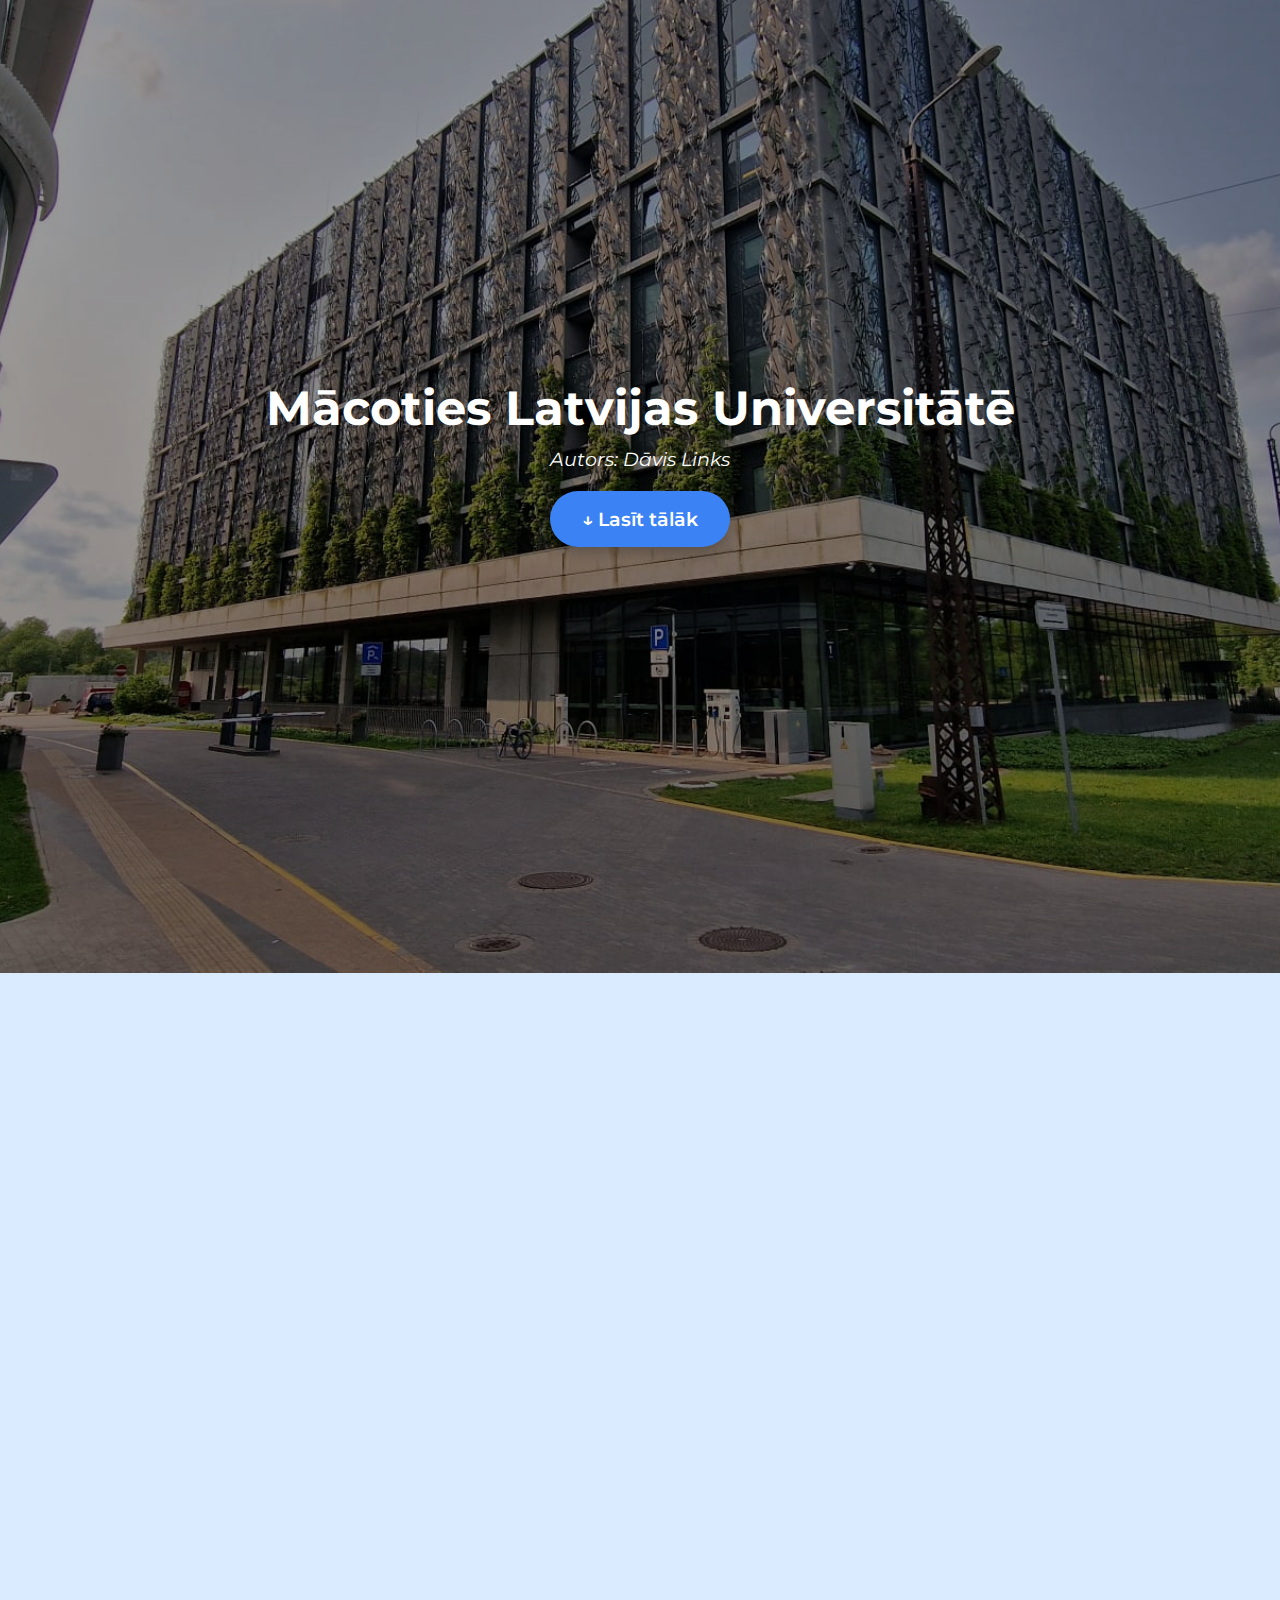
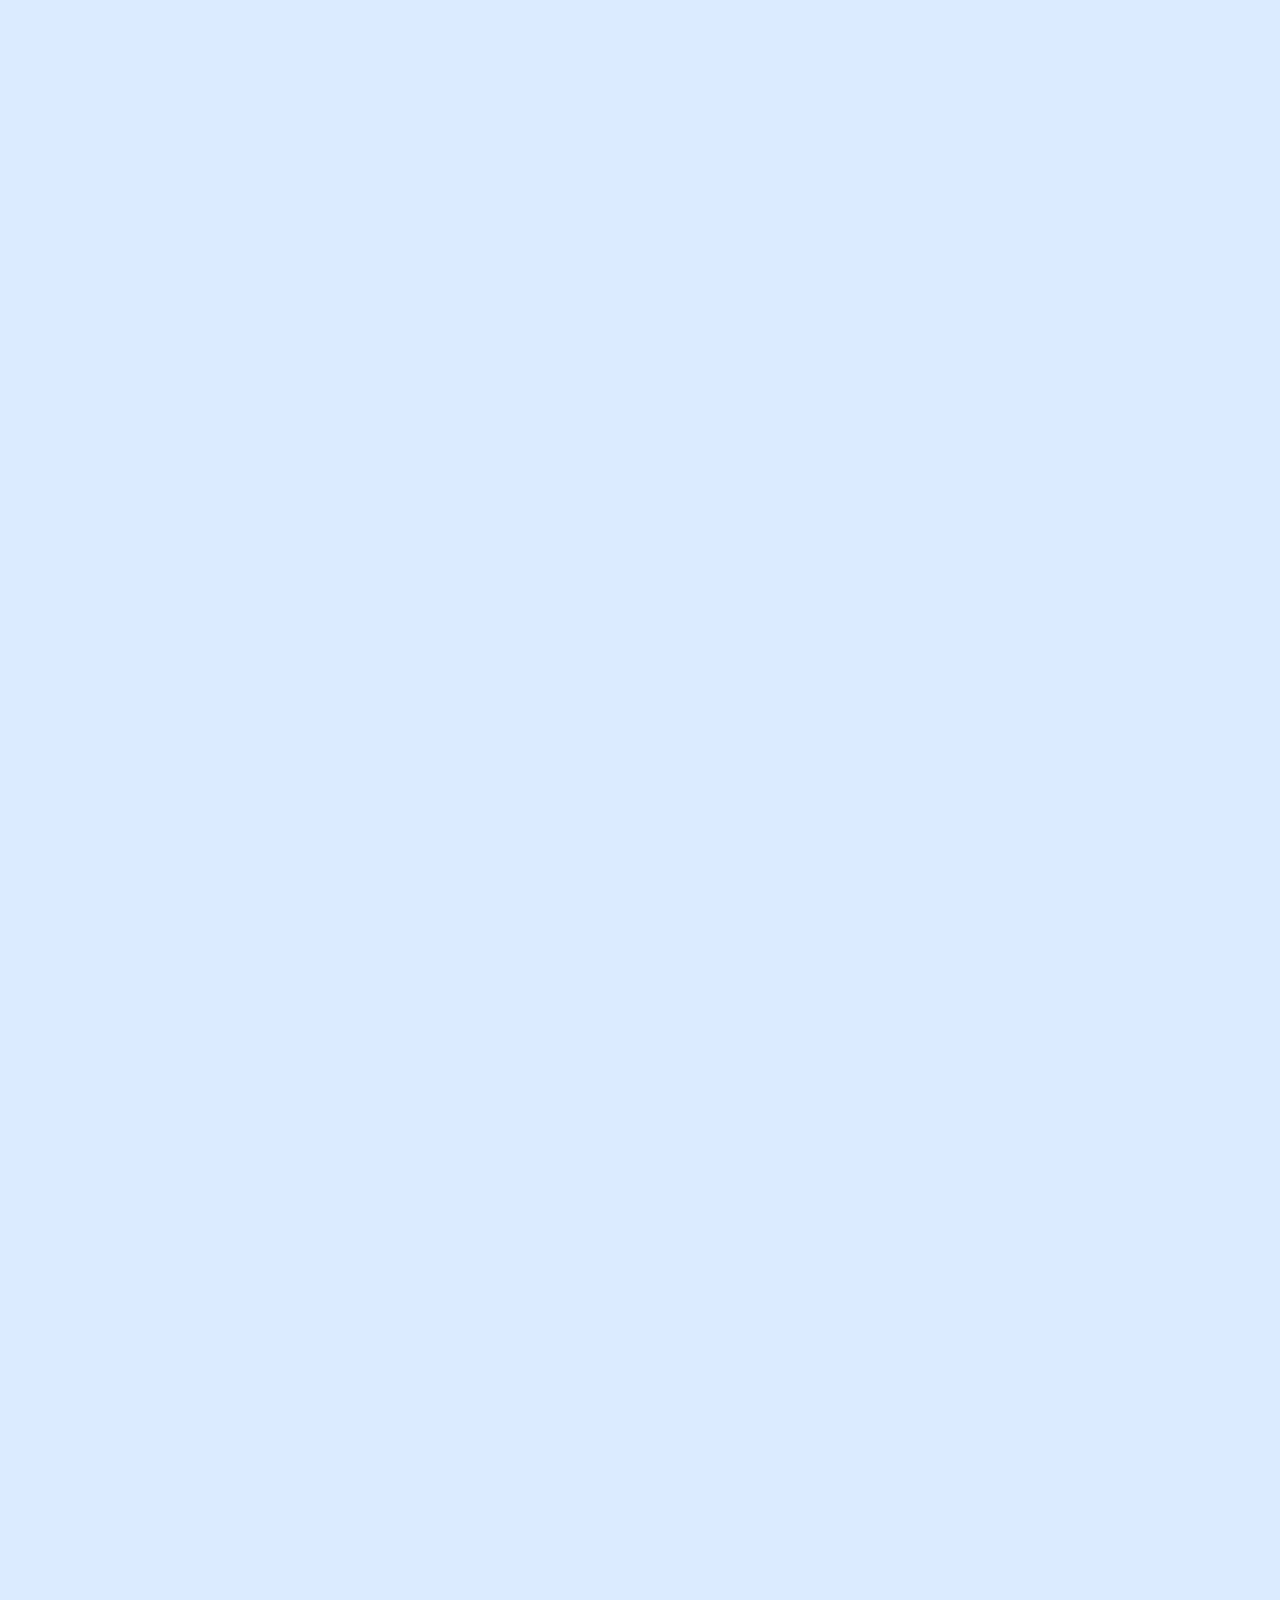
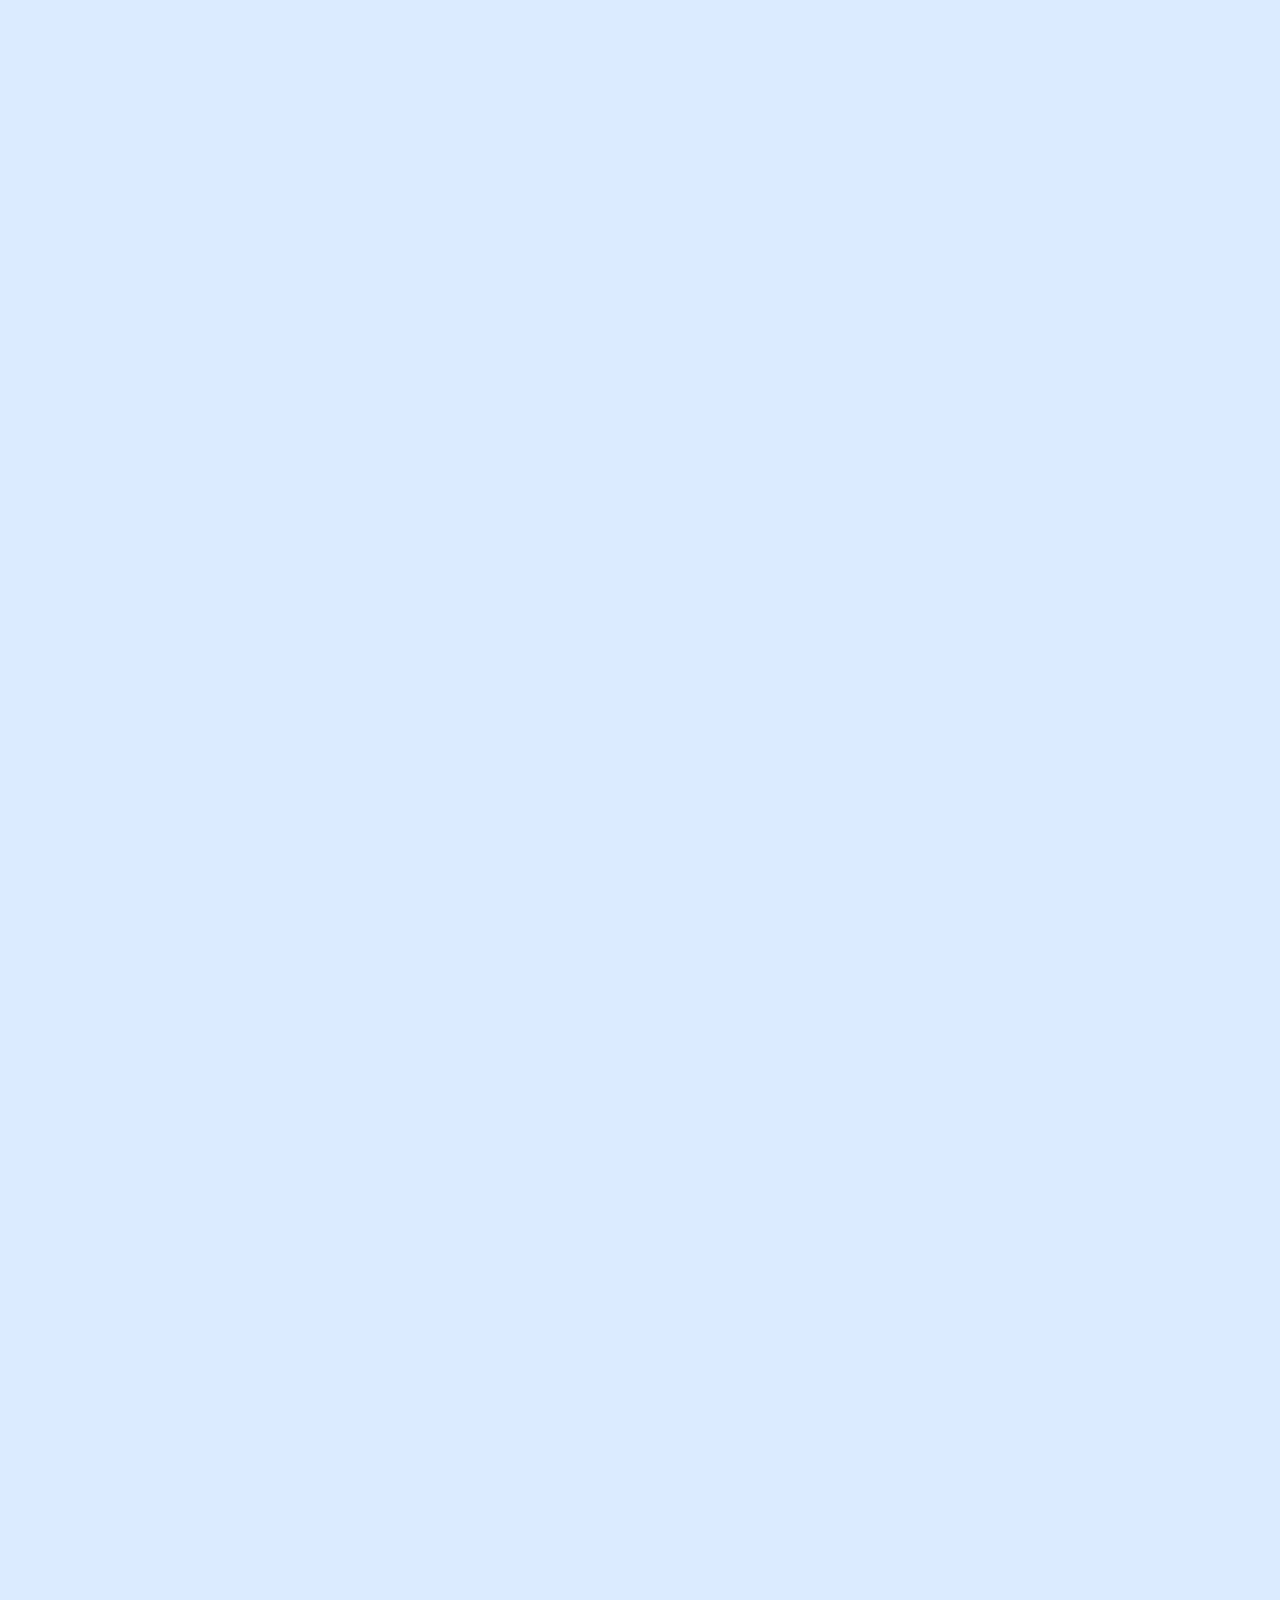
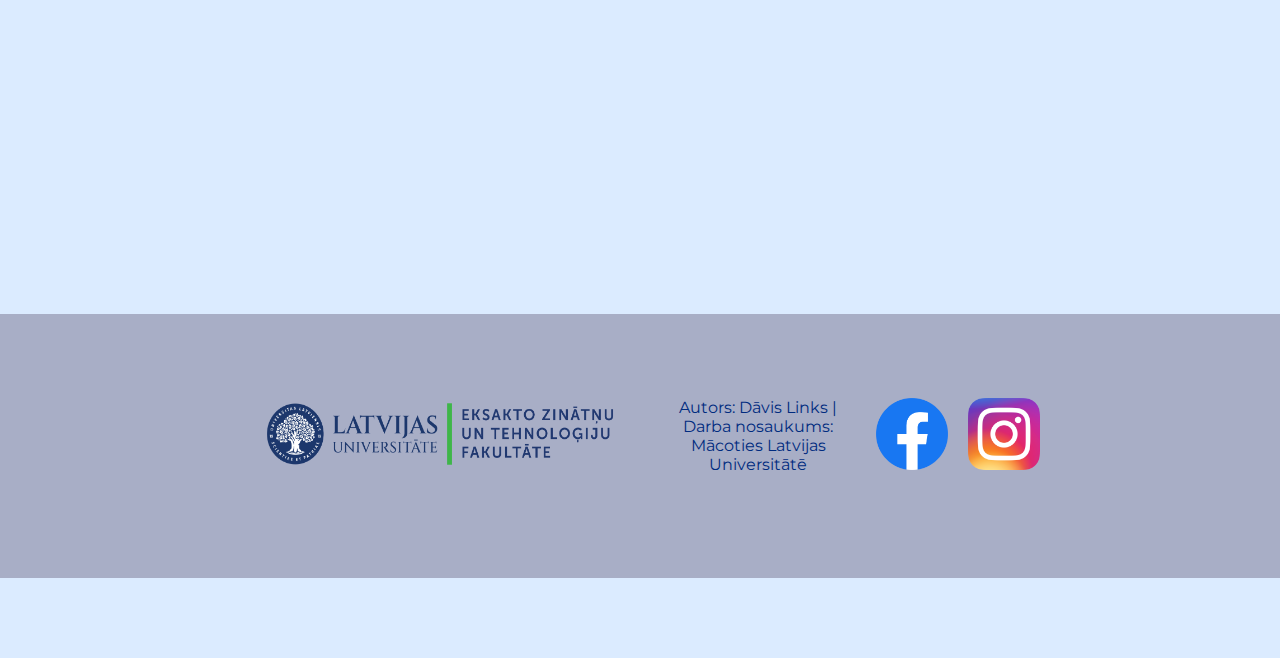
<file: index.html>
<!DOCTYPE html>
<html lang="lv">
<head>
    <meta charset="UTF-8">
    <meta name="viewport" content="width=device-width, initial-scale=1.0">
    <title>Mācoties Latvijas Universitātē</title>
    <link rel="stylesheet" href="style.css">
</head>
<body>

<!-- Desktop Navigation -->
<nav class="nav-desktop">
  <ul>
    <li><a href="#pieredze">Sākums</a></li>
    <li><a href="#vide">Vide un atbalsts</a></li>
    <li><a href="#tehnologijas">Izaugsme</a></li>
    <li><a href="#izaugsme">Semestri</a></li>
    <li><a href="#dalos">Vai ir vērts?</a></li>
    <li><button id="theme-toggle-desktop" aria-label="Toggle theme">☀️</button></li>
  </ul>  
</nav>

<!-- Mobile Navigation -->
<nav class="nav-mobile">
  <div class="nav-container">
    <button id="theme-toggle" aria-label="Toggle theme">☀️</button>
    <div class="burger" id="burger">&#9776;</div>
    <ul class="nav-links" id="nav-links">
      <li><a href="#pieredze">Sākums</a></li>
      <li><a href="#vide">Vide un atbalsts</a></li>
      <li><a href="#tehnologijas">Izaugsme</a></li>
      <li><a href="#izaugsme">Semestri</a></li>
      <li><a href="#dalos">Vai ir vērts?</a></li>
    </ul>
  </div>
</nav>


<header class="hero">
    <h1>Mācoties Latvijas Universitātē</h1>
    <p class="author">Autors: Dāvis Links</p>
    <a href="#pieredze" class="hero-scroll-btn">↓ Lasīt tālāk</a>
  </header>
  <div class="content-wrapper">
  <section id="pieredze" class="section section-left">
    <div class="section-content">
      <img src="images/1.png" alt="Latvijas Universitātes ģerbonis ar uzrakstu “Universitas Latviensis – Scientiae et Patriae” uz rozā sienas fona.">
      <div class="text">
        <h2>Pirmie soļi bez pieredzes</h2>
        <p>Pirms studiju uzsākšanas Latvijas Universitātē man nebija iepriekšējas pieredzes programmēšanā. Viss bija jauns, gan termini, gan rīki, gan pats studiju process. Pirmās nedēļas bija izaicinājums, taču, pateicoties atbalstošai videi un pieejamiem materiāliem, spēju ātri iejusties. Ieguvu ne tikai tehniskās zināšanas, bet arī pārliecību par sevi. Šis periods pierādīja, ka ar apņēmību un atvērtu prātu var iemācīties pat to, kas sākumā šķiet svešs. Tas bija pirmais solis ceļā uz personīgu un profesionālu izaugsmi.</p>
      </div>
    </div>
  </section>
    
  <section id="vide" class="section section-below">
    <div class="section-content">
      <div class="text">
        <h2>Studiju vide un atbalsts</h2>
        <p>Latvijas Universitātē studiju vide ir veidota tā, lai motivētu un atbalstītu studentus visos posmos. Pasniedzēji ir ne tikai kompetenti, bet arī pretimnākoši un saprotoši, īpaši tiem, kuri saskaras ar grūtībām. Grupas darbi, diskusijas un konsultācijas veicina sadarbību, kas palīdz labāk izprast mācību saturu. Bieži vien tieši kursabiedru atbalsts kļuva par galveno dzinējspēku. Šāda vide rada pārliecību, ka neesi viens un ka palīdzība vienmēr ir rokas stiepiena attālumā. Tā nav tikai akadēmiska vieta, tā ir kopiena.</p>
      </div>
      <img src="images/2.jpeg" alt="Latvijas Universitātes Akadēmiskā centra interjers ar koka skulptūru un atpūtas zonu." style="width: 100%; height: auto; margin-top: 20px; border-radius: 8px;">
    </div>
  </section>
  
  

  <section id="tehnologijas" class="section section-left">
    <div class="section-content">
      <img src="images/3.png" alt="Dekoratīvs attēls ar stilizētu koku uz zilā fona, fonā binārie skaitļi (1 un 0), attēlojot IT simboliku.">
      <div class="text">
        <h2>Personīgā izaugsme</h2>
        <p>Studējot Latvijas Universitātē, esmu pieredzējis būtisku izaugsmi arī ārpus akadēmiskajām zināšanām. Laika plānošana, pašdisciplīna un stresa vadība kļuva par manas ikdienas neatņemamu daļu. Es iemācījos pieņemt kritiku, risināt problēmas un efektīvi komunicēt ar dažādiem cilvēkiem. Šīs prasmes nebija pasniedzēju izklāstītas lekcijās, bet gan apgūtas reālās situācijās. LU vide izaicina un vienlaikus sniedz iespējas, tā palīdz ne tikai izzināt profesiju, bet arī sevi kā cilvēku. Šī pieredze mani sagatavoja dzīvei ārpus auditorijām.</p>
      </div>
    </div>
  </section>
  
  
  <section id="izaugsme" class="section section-right">
    <div class="section-content">
      <img src="images/4.jpg" alt="Latvijas Universitātes galvenā ēka Raiņa bulvārī, ar Latvijas un Ukrainas karogiem pie ieejas">
      <div class="text">
        <h2>Par semestriem LU</h2>
        <p>Katrā semestrī LU dzīve mainās, jauni priekšmeti, jauni izaicinājumi un jaunas iespējas. Semestri strukturē studiju gaitu, un katrs no tiem atnes kaut ko jaunu. Sākumā daudz kas šķita mulsinošs, taču laika gaitā izveidojas ritms, kurā mācības kļūst pārskatāmas. Daži semestri bija vieglāki, citi, prasīgāki, taču visi sniedza vērtīgas atziņas. Mācījos plānot semestri ne tikai akadēmiski, bet arī emocionāli. Tieši šī cikliskā pieredze deva iespēju regulāri izvērtēt savus mērķus un progresu.</p>
        <a href="semestri.html" class="hero-scroll-btn"
        style="margin-top: 20px; width: 100%; display: block; text-align: center; box-sizing: border-box;">
        Lasīt vairāk
     </a>
     
      </div>
    </div>
  </section>
  
  

  <section id="dalos" class="section section-left">
    <div class="section-content">
      <img src="images/5.png" alt="Latvijas Universitātēs diploms">
      <div class="text">
        <h2>Vai tas bija tā vērts?</h2>
        <p>Pavisam noteikti, jā. Mācības Latvijas Universitātē man sniedza daudz vairāk nekā tikai diplomu. Esmu ieguvis prasmes, zināšanas, draugus un dzīves skatījumu, kas mani pavada katru dienu. Šie gadi bija pilni ar izaicinājumiem, taču katrs no tiem kalpoja kā iespēja augt. Esmu pārliecināts, ka LU izvēle bija pareiza, tā man deva ceļakarti uz profesionālo un personīgo attīstību. Ja man būtu vēlreiz jāizvēlas, es darītu to pašu, un darītu to ar vēl lielāku apņēmību.</p>
      </div>
    </div>
  </section>
  
</div>

<button id="scroll-to-top" aria-label="Atpakaļ uz augšu">⬆</button>

<footer class="footer-layout">
  <!-- Desktop/Tablet logo -->
  <a href="https://eztf.lu.lv/" target="_blank" class="footer-logo-desktop">
    <img src="images/EZTF_lat_horiz.png" alt="EZTF logo" class="footer-logo" />
  </a>

  <!-- Desktop/Tablet text -->
  <p class="footer-text">
    Autors: Dāvis Links | Darba nosaukums: Mācoties Latvijas Universitātē
  </p>

  <!-- Desktop/Tablet icons -->
  <div class="footer-icons">
    <a href="https://facebook.com" target="_blank" aria-label="Facebook">
      <img src="images/facebook-icon.png" alt="Facebook ikona" class="footer-icon" />
    </a>
    <a href="https://instagram.com" target="_blank" aria-label="Instagram">
      <img src="images/Instagram-icon.png" alt="Instagram ikona" class="footer-icon" />
    </a>
  </div>

  <!-- Mobile layout: TEXT first, then logo + icons -->
  <div class="footer-mobile-top">

    <div class="footer-mobile-bottom">
      <a href="https://eztf.lu.lv/" target="_blank" class="footer-logo-mobile">
        <img src="images/EZTF_lat_horiz.png" alt="EZTF logo" class="footer-logo" />
      </a>
      <div class="footer-icons-mobile">
        <a href="https://facebook.com" target="_blank" aria-label="Facebook">
          <img src="images/facebook-icon.png" alt="Facebook ikona" class="footer-icon" />
        </a>
        <a href="https://instagram.com" target="_blank" aria-label="Instagram">
          <img src="images/Instagram-icon.png" alt="Instagram ikona" class="footer-icon" />
        </a>
      </div>
    </div>
  </div>
</footer>







<script>
  const burger = document.getElementById('burger');
  const navLinks = document.getElementById('nav-links');
  const themeToggle = document.getElementById('theme-toggle');
  const themeToggleDesktop = document.getElementById('theme-toggle-desktop');
  const scrollBtn = document.getElementById('scroll-to-top');

  // Tēmas pielietošana no localStorage
  function applySavedTheme() {
    const savedTheme = localStorage.getItem('theme');
    const isDark = savedTheme === 'dark';
    document.body.classList.toggle('dark-mode', isDark);
    updateThemeIcon(isDark);
  }

  // Ikonas maiņa
  function updateThemeIcon(isDark) {
    const icon = isDark ? '🌙' : '☀️';
    if (themeToggle) themeToggle.textContent = icon;
    if (themeToggleDesktop) themeToggleDesktop.textContent = icon;
  }

  // Tēmas pārslēgšana un saglabāšana
  function toggleTheme() {
    const isDark = document.body.classList.toggle('dark-mode');
    localStorage.setItem('theme', isDark ? 'dark' : 'light');
    updateThemeIcon(isDark);
  }

  // Izsaukšana, kad lapa ielādēta
  window.addEventListener('DOMContentLoaded', () => {
    applySavedTheme();

    if (burger) {
      burger.addEventListener('click', () => {
        navLinks.classList.toggle('show');
      });
    }

    if (themeToggle) {
      themeToggle.addEventListener('click', toggleTheme);
    }

    if (themeToggleDesktop) {
      themeToggleDesktop.addEventListener('click', toggleTheme);
    }

    // Hero section intersection
    const navDesktop = document.querySelector('.nav-desktop');
    const hero = document.querySelector('.hero');
    if (navDesktop && hero) {
      const heroObserver = new IntersectionObserver(entries => {
        entries.forEach(entry => {
          navDesktop.classList.toggle('visible', !entry.isIntersecting);
        });
      }, { threshold: 0.05 });
      heroObserver.observe(hero);
    }

    // Section animation
    const sectionObserver = new IntersectionObserver(entries => {
      entries.forEach(entry => {
        if (entry.isIntersecting) entry.target.classList.add('visible');
      });
    }, { threshold: 0.2 });

    document.querySelectorAll('.section').forEach(section => sectionObserver.observe(section));

    // Aktīvās saites izcelšana
    const sections = document.querySelectorAll("section");
    const navLinksloc = document.querySelectorAll(".nav-desktop a, .nav-mobile a");

    function activateNavLink() {
      const scrollPos = window.scrollY + window.innerHeight * 0.2;

      let closestIndex = 0;
      let smallestDistance = Infinity;

      sections.forEach((section, index) => {
        const distance = Math.abs(section.offsetTop - scrollPos);
        if (distance < smallestDistance) {
          smallestDistance = distance;
          closestIndex = index;
        }
      });

      navLinksloc.forEach(link => link.classList.remove("active"));
      const activeId = sections[closestIndex].getAttribute("id");
      document.querySelectorAll(`a[href="#${activeId}"]`).forEach(link => {
        link.classList.add("active");
      });
    }

    window.addEventListener("scroll", activateNavLink);
    window.addEventListener("load", activateNavLink);

    // Mobile menu auto-close
    document.querySelectorAll('.nav-mobile .nav-links a').forEach(link => {
      link.addEventListener('click', () => {
        navLinks.classList.remove('show');
      });
    });

    // Scroll-to-top button visibility
    window.addEventListener('scroll', () => {
      if (window.innerWidth >= 768) {
        if (window.scrollY > window.innerHeight / 0.75) {
          scrollBtn.classList.add('show');
        } else {
          scrollBtn.classList.remove('show');
        }
      }
    });

    if (scrollBtn) {
      scrollBtn.addEventListener('click', () => {
        window.scrollTo({ top: 0, behavior: 'smooth' });
      });
    }
  });
</script>

</body>
</html>
</file>
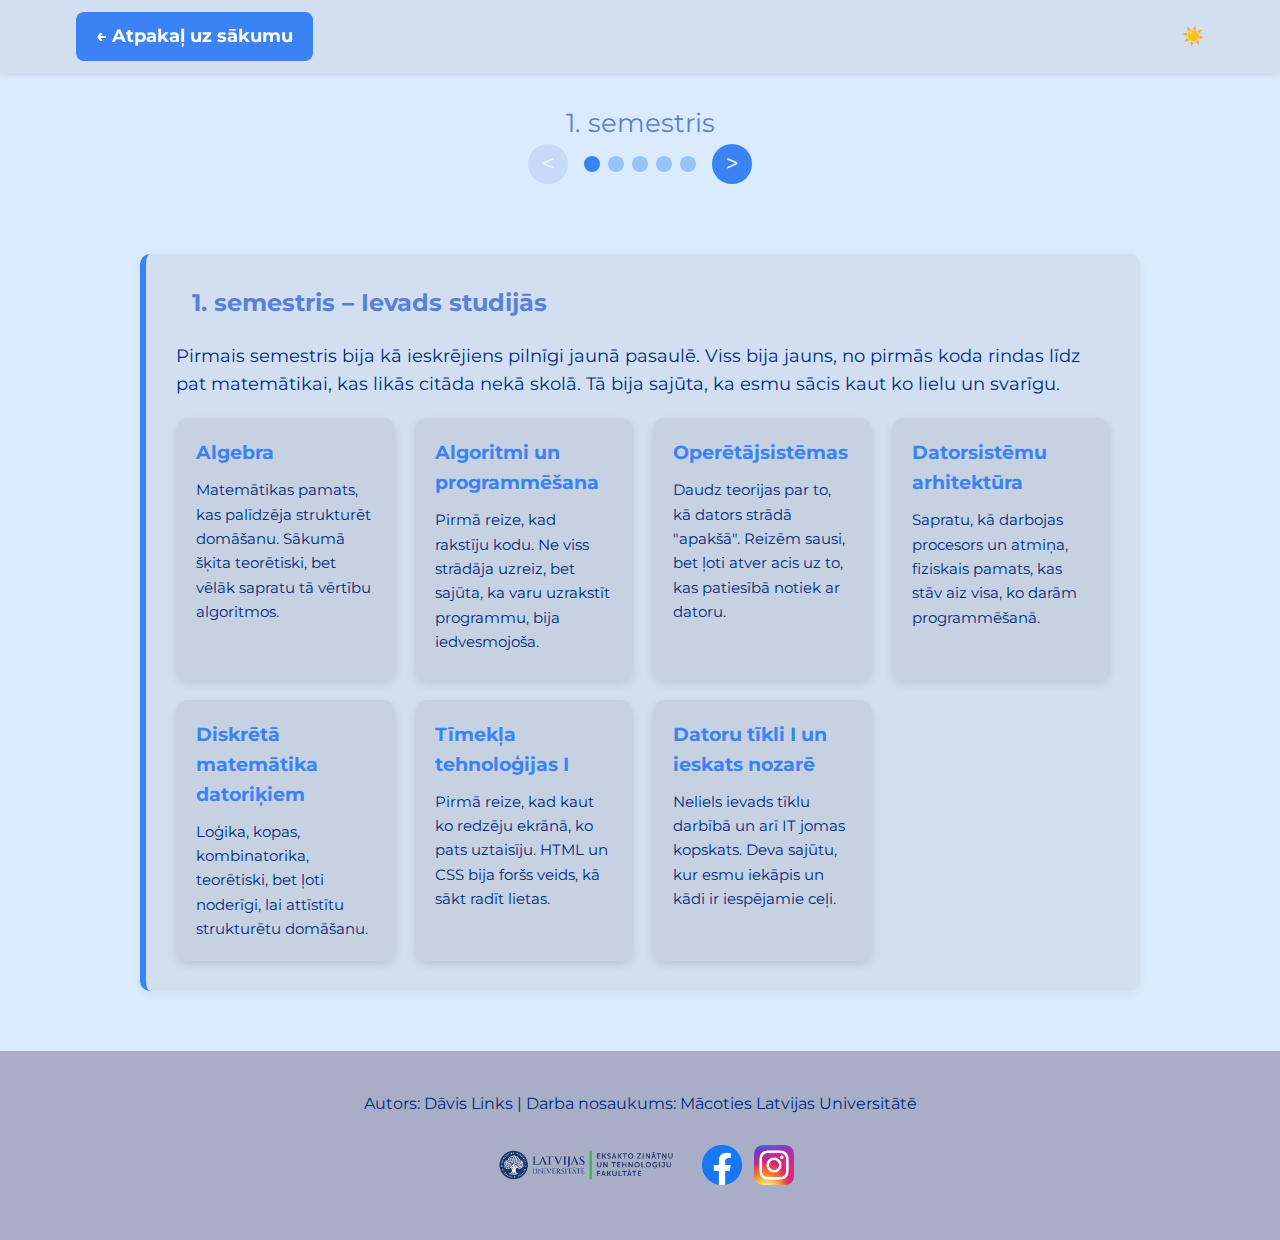
<file: semestri.html>
<!DOCTYPE html>
<html lang="lv">
<head>
  <meta charset="UTF-8" />
  <meta name="viewport" content="width=device-width, initial-scale=1.0"/>
  <title>LU Semestru pieredze</title>
  <link rel="stylesheet" href="semester.css" />
</head>
<body>
    <nav class="nav-desktop">
      <ul>
        <li><a href="index.html" class="btn-back">← Atpakaļ uz sākumu</a></li>
        <li><button id="theme-toggle-desktop" aria-label="Toggle theme">☀️</button></li>
      </ul>
    </nav>

    <main>
      <div class="semester-indicator">
        <span id="semester-label">1. semestris</span>
      </div>

      <div class="semester-switch-wrapper">
        <button class="semester-arrow" id="arrow-left">&lt;</button>
        <div class="semester-switcher dots">
          <div class="semester-dot active" data-semester="1"></div>
          <div class="semester-dot" data-semester="2"></div>
          <div class="semester-dot" data-semester="3"></div>
          <div class="semester-dot" data-semester="4"></div>
          <div class="semester-dot" data-semester="5"></div>
        </div>
        <button class="semester-arrow" id="arrow-right">&gt;</button>
      </div>

      <section class="semester-section active" id="semester-1">
        <div class="content-wrapper">
          <div class="section">
            <h2>1. semestris – Ievads studijās</h2>
            <p>Pirmais semestris bija kā ieskrējiens pilnīgi jaunā pasaulē. Viss bija jauns, no pirmās koda rindas līdz pat matemātikai, kas likās citāda nekā skolā. Tā bija sajūta, ka esmu sācis kaut ko lielu un svarīgu.</p>
            <div class="kursi-grid">
              <div class="kurss-card">
                <h3>Algebra</h3>
                <p>Matemātikas pamats, kas palīdzēja strukturēt domāšanu. Sākumā šķita teorētiski, bet vēlāk sapratu tā vērtību algoritmos.</p>
              </div>
              <div class="kurss-card">
                <h3>Algoritmi un programmēšana</h3>
                <p>Pirmā reize, kad rakstīju kodu. Ne viss strādāja uzreiz, bet sajūta, ka varu uzrakstīt programmu, bija iedvesmojoša.</p>
              </div>
              <div class="kurss-card">
                <h3>Operētājsistēmas</h3>
                <p>Daudz teorijas par to, kā dators strādā "apakšā". Reizēm sausi, bet ļoti atver acis uz to, kas patiesībā notiek ar datoru.</p>
              </div>
              <div class="kurss-card">
                <h3>Datorsistēmu arhitektūra</h3>
                <p>Sapratu, kā darbojas procesors un atmiņa, fiziskais pamats, kas stāv aiz visa, ko darām programmēšanā.</p>
              </div>
              <div class="kurss-card">
                <h3>Diskrētā matemātika datoriķiem</h3>
                <p>Loģika, kopas, kombinatorika, teorētiski, bet ļoti noderīgi, lai attīstītu strukturētu domāšanu.</p>
              </div>
              <div class="kurss-card">
                <h3>Tīmekļa tehnoloģijas I</h3>
                <p>Pirmā reize, kad kaut ko redzēju ekrānā, ko pats uztaisīju. HTML un CSS bija foršs veids, kā sākt radīt lietas.</p>
              </div>
              <div class="kurss-card">
                <h3>Datoru tīkli I un ieskats nozarē</h3>
                <p>Neliels ievads tīklu darbībā un arī IT jomas kopskats. Deva sajūtu, kur esmu iekāpis un kādi ir iespējamie ceļi.</p>
              </div>
            </div>
          </div>
        </div>
      </section>
      
      
      
      <section class="semester-section" id="semester-2">
        <div class="content-wrapper">
          <div class="section">
            <h2>2. semestris - Struktūra un izaicinājumi</h2>
            <p>Otrajā semestrī sāka justies, ka lietas kļūst nopietnākas. Matemātika ieguva jaunu dziļumu, un kodēšana vairs nebija tikai spēlēšanās, bija jāplāno un jāsaprot lielāks kopskats. Bija arī kursi, kas lika padomāt par ētiku un IT kā sabiedrības daļu.</p>
            <div class="kursi-grid">
              <div class="kurss-card">
                <h3>Matemātiskā analīze I</h3>
                <p>Pilnīgi jauns līmenis salīdzinājumā ar vidusskolu, robežas, atvasinājumi, funkcijas. Sākumā šķita ļoti grūti, bet pamazām iegāju ritmā.</p>
              </div>
              <div class="kurss-card">
                <h3>Internets, tīkla etiķete un tiesiskais regulējums</h3>
                <p>Viegli saprotams, bet arī interesanti, uzzināju vairāk par to, ko drīkst un nedrīkst darīt tiešsaistē, un kā uz IT skatās likums.</p>
              </div>
              <div class="kurss-card">
                <h3>Programmatūras izstrādes pamati</h3>
                <p>Pirmais nopietnais kurss, kur vajadzēja plānot programmatūras projektu. Vairs ne tikai kodēšana, bet arī struktūra, testēšana un dokumentēšana.</p>
              </div>
              <div class="kurss-card">
                <h3>Tīmekļa tehnoloģijas II</h3>
                <p>Turpinājums pirmajam web kursam. Šoreiz nāca klāt JavaScript un dinamiskas lapas, šķita forši redzēt, kā viss kļūst interaktīvs.</p>
              </div>
              <div class="kurss-card">
                <h3>Lineārā algebra I</h3>
                <p>Matemātika ar interesantu pielietojumu, vektori, matricas. Daudz abstrakti, bet uzrunāja.</p>
              </div>
              <div class="kurss-card">
                <h3>Lineārā algebra II</h3>
                <p>Turpinājums, kas aizveda vēl dziļāk. Bija grūtāk, bet arī strukturētāk, jutu, ka šis noderēs vēlāk, īpaši grafikā vai datu zinātnē.</p>
              </div>
              <div class="kurss-card">
                <h3>Datu bāzes un informācijas sistēmu pamati</h3>
                <p>Sākums darbam ar datubāzēm. SQL kļuva par ierastu lietu, un sapratu, cik svarīgi ir strukturēti dati.</p>
              </div>
            </div>
          </div>
        </div>
      </section>
      
      
      
      <section class="semester-section" id="semester-3">
        <div class="content-wrapper">
          <div class="section">
            <h2>3. semestris – Prakse un pielietojums</h2>
            <p>Šajā semestrī beidzot sajutu, ka viss, ko iepriekš mācījos, sāk savienoties. Daudzi kursi bija praktiski un vērsti uz pielietošanu, citi, paplašināja redzesloku ārpus IT. Bija daudz jāmācās, bet arī daudz interesanta un reālistiska.</p>
            <div class="kursi-grid">
              <div class="kurss-card">
                <h3>Varbūtību teorija un matemātiskā statistika</h3>
                <p>Sākumā šķita abstrakti, bet ļoti ātri sapratu, ka bez šīm lietām neiztikt, īpaši, ja grib strādāt ar datiem. Bija daudz formulu, bet arī reāls pielietojums.</p>
              </div>
              <div class="kurss-card">
                <h3>Ekonomikas teorijas pamati</h3>
                <p>Pilnīgi cita pasaule, bez koda un matemātikas. Iedeva interesantu skatījumu uz to, kā IT ir saistīts ar ekonomiku un sabiedrību kopumā.</p>
              </div>
              <div class="kurss-card">
                <h3>Biroja informācijas sistēmas</h3>
                <p>Lietišķs kurss, ne tik tehnisks, bet par to, kā strādā informācijas plūsma reālā uzņēmumā. Daudz praktiskas lietas.</p>
              </div>
              <div class="kurss-card">
                <h3>Ievads uzņēmējdarbībā</h3>
                <p>Patika ideja, ka programmētājs var būt arī uzņēmējs. Kurss lika paskatīties uz IT no uzņēmuma perspektīvas.</p>
              </div>
              <div class="kurss-card">
                <h3>Analītiskā ģeometrija</h3>
                <p>Ģeometrija jaunā līmenī, vairāk aprēķini nekā zīmēšana. Reizēm smags, bet strukturēts un skaidrs kurss.</p>
              </div>
              <div class="kurss-card">
                <h3>Programminženierija</h3>
                <p>Ļoti noderīgs kurss, sapratu, kā domā lielākās komandās un kā strukturēt programmatūru. Lielisks pamats reāliem projektiem.</p>
              </div>
              <div class="kurss-card">
                <h3>Automātu teorija</h3>
                <p>Ļoti teorētisks, bet arī ļoti elegants kurss. Patika tas, kā viss balstās loģikā un precīzā domāšanā.</p>
              </div>
            </div>
          </div>
        </div>
      </section>
      
      
      <section class="semester-section" id="semester-4">
        <div class="content-wrapper">
          <div class="section">
            <h2>4. semestris – Teorētiskais dziļums un praktiskais rāmis</h2>
            <p>Šis semestris bija smags, bet vērtīgs, teorija kļuva abstraktāka, taču ļoti strukturēta. Sajutu, ka domāju daudz tehniskāk, un bija pirmā prakse, kas ļāva visu savienot ar realitāti.</p>
            <div class="kursi-grid">
              <div class="kurss-card">
                <h3>Vides aizsardzība</h3>
                <p>Obligāts, bet svarīgs kurss, lika padomāt par IT ietekmi uz vidi. Nebija tehnisks, bet izglītojošs.</p>
              </div>
              <div class="kurss-card">
                <h3>Civilā aizsardzība</h3>
                <p>Vēl viens no vispārizglītojošajiem kursiem, vairāk par atbildību un rīcību krīzēs. Noderīgi dzīvei kopumā.</p>
              </div>
              <div class="kurss-card">
                <h3>Formālās gramatikas</h3>
                <p>Ļoti teorētisks, bet strukturēts, beidzot sapratu, kā valodas var būt matemātiski definētas. Interesanti, ja iedziļinies.</p>
              </div>
              <div class="kurss-card">
                <h3>Programmatūras testēšana</h3>
                <p>Sapratu, cik svarīgi ir ne tikai kodēt, bet arī testēt. Kursā bija daudz praktisku piemēru un scenāriju domāšana.</p>
              </div>
              <div class="kurss-card">
                <h3>Matemātiskā loģika</h3>
                <p>Ļoti tīrs kurss, viss balstīts uz loģiku un pierādījumiem. Sākumā grūti, bet ar laiku sāka likties pat eleganti.</p>
              </div>
              <div class="kurss-card">
                <h3>Prakse I</h3>
                <p>Pirmā praktiskā pieredze, īsts uzrāviens. Sākumā bikli, bet sapratu, cik daudz esmu iemācījies.</p>
              </div>
              <div class="kurss-card">
                <h3>Datu struktūras un algoritmi</h3>
                <p>Viens no vissvarīgākajiem kursiem. Beidzot skaidri sapratu, kā efektīvi apstrādāt datus un kā algoritmi domā.</p>
              </div>
              <div class="kurss-card">
                <h3>Datu bāzes II</h3>
                <p>Padziļināts skatījums uz datu bāzēm. Šoreiz ar fokusēšanos uz projektēšanu, optimizāciju un reāliem risinājumiem.</p>
              </div>
            </div>
          </div>
        </div>
      </section>
      
      
      
      <section class="semester-section" id="semester-5">
        <div class="content-wrapper">
          <div class="section">
            <h2>5. semestris – Darbs reālajā pasaulē</h2>
            <p>Šis semestris bija ļoti praktisks. Lielākā daļa laika tika veltīta reāliem uzdevumiem un kvalifikācijas darba rakstīšanai. Sajutu, ka šis ir īstais brīdis pārbaudīt un pielietot visu, ko biju apguvis līdz šim.</p>
            <div class="kursi-grid">
              <div class="kurss-card">
                <h3>Prakse II</h3>
                <p>Jau ar lielāku pārliecību devos praksē. Sajūta, ka vairs neesmu iesācējs, varēju strādāt patstāvīgi, risināt problēmas un pierādīt sevi reālā vidē.</p>
              </div>
              <div class="kurss-card">
                <h3>Kvalifikācijas darbs programmēšanā un datortīklu administrēšanā</h3>
                <p>Pašdisciplīna un neatkarība bija vissvarīgākās. Rakstot kvalifikācijas darbu, sajutu gan spiedienu, gan gandarījumu, tas bija kā kopsavilkums visām manām prasmēm.</p>
              </div>
            </div>
          </div>
        </div>
      </section>
      
      
      
    </main>
  <footer class="footer-layout">
    <a href="https://eztf.lu.lv/" target="_blank" class="footer-logo-desktop">
      <img src="images/EZTF_lat_horiz.png" alt="EZTF logo" class="footer-logo" />
    </a>
    <p class="footer-text">
      Autors: Dāvis Links | Darba nosaukums: Mācoties Latvijas Universitātē
    </p>
    <div class="footer-icons">
      <a href="https://facebook.com" target="_blank" aria-label="Facebook">
        <img src="images/facebook-icon.png" alt="Facebook" class="footer-icon" />
      </a>
      <a href="https://instagram.com" target="_blank" aria-label="Instagram">
        <img src="images/Instagram-icon.png" alt="Instagram" class="footer-icon" />
      </a>
    </div>
    <div class="footer-mobile-top">
      <div class="footer-mobile-bottom">
        <a href="https://eztf.lu.lv/" target="_blank" class="footer-logo-mobile">
          <img src="images/EZTF_lat_horiz.png" alt="EZTF logo" class="footer-logo" />
        </a>
        <div class="footer-icons-mobile">
          <a href="https://facebook.com" target="_blank" aria-label="Facebook">
            <img src="images/facebook-icon.png" alt="Facebook" class="footer-icon" />
          </a>
          <a href="https://instagram.com" target="_blank" aria-label="Instagram">
            <img src="images/Instagram-icon.png" alt="Instagram" class="footer-icon" />
          </a>
        </div>
      </div>
    </div>
  </footer>

  <script>
    const buttons = document.querySelectorAll('.semester-dot');
    const sections = document.querySelectorAll('.semester-section');
    const label = document.getElementById('semester-label');
    const leftArrow = document.getElementById('arrow-left');
    const rightArrow = document.getElementById('arrow-right');
    const themeToggleDesktop = document.getElementById('theme-toggle-desktop');
  
    let currentSemester = 0;
    updateArrowState(currentSemester);
  
    function updateArrowState(index) {
      leftArrow.disabled = index === 0;
      rightArrow.disabled = index === buttons.length - 1;
    }
  
    // Semestra pārslēgšana
    buttons.forEach((btn, index) => {
      btn.addEventListener('click', () => {
        buttons.forEach(b => b.classList.remove('active'));
        btn.classList.add('active');
        label.textContent = `${index + 1}. semestris`;
        sections.forEach(sec => sec.classList.remove('active'));
        document.getElementById(`semester-${index + 1}`).classList.add('active');
        currentSemester = index;
        updateArrowState(currentSemester);
      });
    });
  
    leftArrow.addEventListener('click', () => {
      if (currentSemester > 0) {
        buttons[currentSemester - 1].click();
      }
    });
  
    rightArrow.addEventListener('click', () => {
      if (currentSemester < buttons.length - 1) {
        buttons[currentSemester + 1].click();
      }
    });
  
    // ======= Tēmas funkcionalitāte =======
  
    function applySavedTheme() {
      const savedTheme = localStorage.getItem('theme');
      const isDark = savedTheme === 'dark';
      document.body.classList.toggle('dark-mode', isDark);
      updateThemeIcon(isDark);
    }
  
    function updateThemeIcon(isDark) {
      if (themeToggleDesktop) {
        themeToggleDesktop.textContent = isDark ? '🌙' : '☀️';
      }
    }
  
    function toggleTheme() {
      const isDark = document.body.classList.toggle('dark-mode');
      localStorage.setItem('theme', isDark ? 'dark' : 'light');
      updateThemeIcon(isDark);
    }
  
    window.addEventListener('DOMContentLoaded', () => {
      applySavedTheme();
      if (themeToggleDesktop) {
        themeToggleDesktop.addEventListener('click', toggleTheme);
      }
    });
  </script>
  
</body>
</html>
</file>
<file: style.css>
@import url('https://fonts.googleapis.com/css2?family=Montserrat:wght@400;700&display=swap');

:root {
  --primary: #3b82f5;
  --primary-hover: #6381cd;
  --primary-accent: #5981da;
  --surface-bg: #dbebff;
  --section-bg: #d1dff0;
  --section-bg-alt: #c5d6eb;
  --card-bg: #c6d2e1;
  --footer-bg: #a8aec6;
  --text-color: #002b7f;
  --text-light: #ffffff;
}

body {
  font-family: 'Montserrat', sans-serif;
  margin: 0;
  padding: 0;
  background-color: var(--surface-bg);
  color: var(--text-color);
}

html {
  scroll-behavior: smooth;
}

body.dark-mode {
  --primary: #5fa5fa;
  --primary-hover: #9dc2fc;
  --primary-accent: #8ab8fc;
  --surface-bg: #0f1729;
  --section-bg: #262c3d;
  --section-bg-alt: #1d2633;
  --card-bg: #343533;
  --footer-bg: #565b69;
  --text-color: #f0f0f0;
  --text-light: #ffffff;
  background-color: var(--surface-bg);
  color: var(--text-color);
}

/* ========== NAVIGATION ========== */

.nav-desktop {
  position: sticky;
  top: 0;
  z-index: 1000;
  background-color: var(--section-bg);
  mask-image: linear-gradient(90deg, rgba(255,255,255,0) 0%, #ffffff 25%, #ffffff 75%, rgba(255,255,255,0) 100%);
  box-shadow: 0 2px 6px rgba(0,0,0,0.1);
  margin: -80px auto 0;
  opacity: 0;
  transition: opacity 0.5s ease;
  pointer-events: none;
}

.nav-desktop.visible {
  opacity: 1;
  pointer-events: auto;
}

.nav-desktop ul {
  display: flex;
  justify-content: center;
  list-style: none;
  margin: 0;
  padding: 0;
  background: linear-gradient(
    90deg,
    rgba(95, 165, 250, 0) 0%,
    rgba(95, 165, 250, 0.2) 25%,
    rgba(95, 165, 250, 0.2) 75%,
    rgba(95, 165, 250, 0) 100%
  );
  box-shadow: 0 0 25px rgba(0,0,0,0.1), inset 0 0 1px rgba(255,255,255,0.6);
}

.nav-desktop ul li {
  display: inline-block;
}

.nav-desktop ul li a,
#theme-toggle-desktop {
  display: block;
  padding: 18px 20px;
  color: var(--primary);
  text-transform: uppercase;
  font-size: 18px;
  text-decoration: none;
  font-weight: bold;
  background: none;
  border: none;
  cursor: pointer;
  transition: all 0.3s ease;
}

.nav-desktop ul li a:hover,
#theme-toggle-desktop:hover {
  background: rgba(99,129,205,0.2);
  color: var(--text-color);
  box-shadow: 0 0 10px rgba(0,0,0,0.1), inset 0 0 1px rgba(255,255,255,0.6);
}

.nav-mobile {
  display: none;
  position: sticky;
  top: 0;
  z-index: 1000;
  background-color: var(--section-bg);
  box-shadow: 0 2px 6px rgba(0,0,0,0.1);
}

.nav-container {
  display: flex;
  justify-content: space-between;
  align-items: center;
  padding: 0 20px;
  height: 80px;
}

.burger {
  font-size: 30px;
  cursor: pointer;
  display: none;
  color: var(--primary);
  z-index: 1001;
}

.nav-mobile .nav-links {
  display: none;
  flex-direction: column;
  position: absolute;
  top: 80px;
  right: 0;
  width: 100%;
  background-color: var(--section-bg);
  list-style: none;
  padding: 0;
  margin: 0;
  z-index: 999;
}

.nav-mobile .nav-links.show {
  display: flex;
}

.nav-mobile .nav-links li {
  text-align: center;
  margin: 10px 0;
}

.nav-mobile .nav-links li a {
  display: block;
  font-size: 16px;
  padding: 12px;
  color: var(--primary);
  text-decoration: none;
  font-weight: bold;
}

#theme-toggle {
  background: none;
  border: none;
  font-size: 26px;
  cursor: pointer;
  color: var(--primary);
  padding: 0;
}

#theme-toggle:hover {
  opacity: 0.7;
}

/* ========== HERO SECTION ========== */

.hero {
  height: 100vh;
  background: url("images/hero.jpeg") center center / cover no-repeat;
  position: relative;
  display: flex;
  flex-direction: column;
  justify-content: center;
  align-items: center;
  text-align: center;
  padding: 32px 20px 60px;
  color: var(--text-light);
}

.hero::before {
  content: "";
  position: absolute;
  inset: 0;
  background: rgba(0, 0, 0, 0.4);
  z-index: 1;
}

.hero h1,
.hero .author,
.hero-scroll-btn {
  position: relative;
  z-index: 2;
}

.hero h1 {
  font-size: 3em;
  margin: 0;
}

.author {
  font-size: 1.2em;
  font-style: italic;
  margin-top: 10px;
}

.hero-scroll-btn {
  display: inline-block;
  padding: 16px 32px;
  font-size: 1.2rem;
  font-weight: 600;
  font-family: 'Montserrat', sans-serif;
  color: var(--text-light);
  background-color: var(--primary);
  border: none;
  border-radius: 32px;
  text-decoration: none;
  cursor: pointer;
  transition: transform 0.25s ease, background-color 0.3s ease, box-shadow 0.3s ease;
  box-shadow: 0 6px 14px rgba(0, 0, 0, 0.25);
}

.hero-scroll-btn:hover {
  background-color: var(--primary-hover);
  transform: translateY(-4px);
  box-shadow: 0 10px 20px rgba(0, 0, 0, 0.3);
}

.hero-scroll-btn:active {
  transform: scale(0.97);
}


/* ========== CONTENT SECTIONS ========== */

.section {
  scroll-margin-top: 100px;
  opacity: 0;
  transform: translateY(40px);
  transition: opacity 0.6s ease, transform 0.6s ease;
  margin: 120px auto;
  padding: 60px 35px;
  max-width: 1000px;
  border-left: 6px solid var(--primary);
  border-radius: 10px;
  box-shadow: 0 3px 10px rgba(0,0,0,0.05);
  background-color: var(--section-bg);
}

.section.visible {
  opacity: 1;
  transform: translateY(0);
}


.section h2 {
  padding-left: 16px;
  color: var(--primary-accent);
  font-size: 1.8rem;
  margin-top: 0;
}

.section-content {
  display: flex;
  flex-direction: column;
  gap: 30px;
  align-items: center;
}

.section-content .text {
  order: 1;
}

.section-content img {
  order: 2;
  flex: 1;
  max-width: 100%;
  border-radius: 8px;
}

.section p {
  font-size: 1.1rem;
  line-height: 1.7;
  text-align: justify;
}

/* ========== FOOTER ========== */

.footer-layout {
  display: grid;
  grid-template-columns: 1fr auto 1fr;
  align-items: center;
  background-color: var(--footer-bg);
  padding: 60px 240px;
  color: var(--text-color);
  gap: 20px;
}

.footer-text {
  text-align: center;
  font-size: 1rem;
  margin: 0 auto;
  white-space: normal;
}

.footer-icons {
  display: flex;
  gap: 20px;
  justify-content: flex-end;
  justify-self: end;
}

.footer-icon {
  height: 72px;
  width: 72px;
  transition: transform 0.2s ease;
}

.footer-icon:hover {
  transform: scale(1.2);
}

.footer-logo {
  height: 120px;
  max-width: 400px;
  width: auto;
  transition: transform 0.3s ease;
}

.footer-logo:hover {
  transform: scale(1.05);
}

.footer-logo-desktop {
  display: block;
  justify-self: start;
}

.footer-logo-mobile {
  display: none;
}
.footer-icons-mobile {
  display: none;
}
/* ========== MOBILE FOOTER LAYOUT ========== */

@media (max-width: 767px) {
  .footer-layout {
    display: flex;
    flex-direction: column;
    align-items: center;
    text-align: center;
    padding: 40px 20px;
    gap: 20px;
  }

  .footer-logo-desktop,
  .footer-icons {
    display: none;
  }

  .footer-mobile-top {
    display: flex;
    flex-direction: column;
    align-items: center;
    gap: 16px;
  }

  .footer-text.mobile-text {
    order: 1;
    font-size: 0.9rem;
    margin: 0;
  }

  .footer-mobile-bottom {
    display: flex;
    align-items: center;
    justify-content: center;
    gap: 16px;
    flex-wrap: wrap;
  }

  .footer-logo-mobile {
    display: block;
  }

  .footer-logo {
    height: auto;
    max-width: 200px;
    width: 100%;
    object-fit: contain;
  }

  .footer-icons-mobile {
    display: flex;
    gap: 12px;
  }

  .footer-icons-mobile .footer-icon {
    height: 40px;
    width: 40px;
  }
}






/* ========== ACTIVE LINK HIGHLIGHTING ========== */

.nav-desktop a.active,
.nav-mobile a.active {
  font-weight: bold;
}

@media (max-width: 767px) {
  .nav-desktop {
    display: none;
  }

  .nav-mobile {
    display: block;
  }

  .burger {
    display: block;
  }

  .nav-mobile .nav-links {
    display: none;
    flex-direction: column;
    position: absolute;
    top: 80px;
    right: 0;
    width: 100%;
    background-color: var(--section-bg);
    box-shadow: 0 2px 10px rgba(0,0,0,0.1);
    list-style: none;
    padding: 0;
    margin: 0;
    z-index: 999;
  }

  .nav-mobile .nav-links.show {
    display: flex;
  }

  .nav-mobile .nav-links li {
    text-align: center;
    margin: 10px 0;
  }

  .nav-mobile .nav-links li a {
    display: block;
    font-size: 16px;
    padding: 12px;
    color: var(--primary);
    text-decoration: none;
    font-weight: bold;
  }

  #theme-toggle {
    display: block;
  }

  .hero h1 {
    font-size: 2em;
  }

  .section {
    margin: 80px 15px;
    padding: 30px 15px;
    border-left: none;
    border-radius: 6px;
  }

  .section-content {
    display: flex;
    flex-direction: column;
    gap: 20px;
  }

  .section-content .text {
    order: 1;
  }

  .section-content img {
    order: 2;
    max-width: 100%;
    height: auto;
  }

  .scroll-btn {
    padding: 10px 20px;
    font-size: 1rem;
  }

  footer {
    padding: 30px 15px;
  }

  .nav-mobile .nav-links a.active {
    background-color: var(--primary);
    color: var(--text-light);
    border-radius: 5px;
  }
}


@media (max-width: 767px) {
  .section-content {
    flex-direction: column;
  }

  .nav-mobile .nav-links a.active {
    background-color: var(--primary);
    color: var(--text-light);
    border-radius: 5px;
  }

  .section {
    margin: 80px 15px;
    padding: 30px 15px;
    border-left: none;
    border-radius: 6px;
  }

  .scroll-btn {
    padding: 10px 20px;
    font-size: 1rem;
  }

  footer {
    padding: 30px 15px;
  }

  .nav-mobile .nav-links li a {
    padding: 14px 18px;
    font-size: 1.1rem;
  }
  .section-content img {
    width: 100%;
    max-width: 300px;
    height: auto;
    border-radius: 8px;
    object-fit: cover;
  }
}

@media (min-width: 768px) {
  .section-content {
    display: flex;
    align-items: center;
    justify-content: space-between;
    gap: 40px;
  }

  .section-left .section-content {
    flex-direction: row;
  }

  .section-right .section-content {
    flex-direction: row-reverse;
  }

  .section-content img,
  .section-content .text {
    flex: 1;
  }

  .section-content img {
    width: 100%;
    max-width: 500px;
    height: auto;
    border-radius: 8px;
    object-fit: cover;
  }

  .section-content .text {
    text-align: left;
  }
  .nav-desktop a.active {
    border-bottom: 3px solid var(--primary);
    color: var(--text-color);
    background-color: rgba(91, 150, 255, 0.1);
  }
  .section-below .section-content {
    flex-direction: column;
    align-items: stretch;
    text-align: left;
  }

  .section-below .section-content .text {
    order: 1;
    width: 100%;
  }

  .section-below .section-content img {
    order: 2;
    width: 100%;
    max-width: none;
    height: auto;
    border-radius: 8px;
    margin-top: 20px;
  }
}


#scroll-to-top {
  position: fixed;
  bottom: 50px;
  right: 50px;
  width: 64px;
  height: 64px;
  font-size: 50px;
  font-weight: 600;
  line-height: 34px;
  font-family: 'Montserrat', sans-serif;
  background-color: var(--primary);
  color: var(--text-light);
  border: none;
  border-radius: 50%;
  cursor: pointer;
  display: flex;
  align-items: center;
  justify-content: center;
  opacity: 0;
  visibility: hidden;
  pointer-events: none;
  transition:
    opacity 0.4s ease,
    visibility 0.4s ease,
    transform 0.3s ease,
    box-shadow 0.3s ease;
  box-shadow: 0 6px 14px rgba(0, 0, 0, 0.25);
  z-index: 9999;
}

#scroll-to-top:hover {
  transform: translateY(-6px);
  background-color: var(--primary-hover);
  box-shadow: 0 10px 20px rgba(0, 0, 0, 0.3);
}

/* Visible state for tablet and up */
@media (min-width: 768px) {
  #scroll-to-top.show {
    opacity: 1;
    visibility: visible;
    pointer-events: auto;
    transform: translateY(0);
  }
}

/* Hide completely on mobile */
@media (max-width: 767px) {
  #scroll-to-top {
    display: none;
  }
}
</file>
<file: semester.css>
/* styles.css */
@import url('https://fonts.googleapis.com/css2?family=Montserrat:wght@400;700&display=swap');

:root {
  --primary: #3b82f5;
  --primary-hover: #6381cd;
  --primary-accent: #5981da;
  --surface-bg: #dbebff;
  --section-bg: #d1dff0;
  --section-bg-alt: #c5d6eb;
  --card-bg: #c6d2e1;
  --footer-bg: #a8aec6;
  --text-color: #002b7f;
  --text-light: #ffffff;
}

* {
  box-sizing: border-box;
  margin: 0;
  padding: 0;
}

html, body {
  height: 100%;
}

body {
  font-family: 'Montserrat', sans-serif;
  background-color: var(--surface-bg);
  color: var(--text-color);
  display: flex;
  flex-direction: column;
  min-height: 100vh;
  line-height: 1.6;
}

html {
  scroll-behavior: smooth;
}

body.dark-mode {
  --primary: #5fa5fa;
  --primary-hover: #9dc2fc;
  --primary-accent: #8ab8fc;
  --surface-bg: #0f1729;
  --section-bg: #262c3d;
  --section-bg-alt: #1d2633;
  --card-bg: #343533;
  --footer-bg: #565b69;
  --text-color: #f0f0f0;
  background-color: var(--surface-bg);
  color: var(--text-color);
}

/* Navbar */
.nav-desktop {
  position: sticky;
  top: 0;
  background-color: var(--section-bg);
  padding: 12px 24px;
  box-shadow: 0 2px 6px rgba(0, 0, 0, 0.1);
  z-index: 1000;
}

.nav-desktop ul {
  display: flex;
  justify-content: space-between;
  align-items: center;
  list-style: none;
  margin: 0;
  padding: 0 40px;
}

.nav-desktop ul li {
  margin: 0 12px;
}

.nav-desktop ul li a,
#theme-toggle-desktop {
  color: var(--primary);
  text-decoration: none;
  font-weight: bold;
  font-size: 18px;
  background: none;
  border: none;
  cursor: pointer;
}

/* Styled back button */
.nav-desktop .btn-back {
  display: inline-block;
  padding: 10px 20px;
  background-color: var(--primary);
  color: var(--text-light);
  border-radius: 8px;
  text-decoration: none;
  font-weight: bold;
  transition: background-color 0.3s ease;
}

.nav-desktop .btn-back:hover {
  background-color: var(--primary-hover);
  color: var(--text-light);
}

/* Semester indicator + switcher */
.semester-indicator {
  text-align: center;
  font-size: 1.6rem;
  margin-top: 30px;
  color: var(--primary-accent);
}

.semester-switch-wrapper {
  display: flex;
  justify-content: center;
  align-items: center;
  gap: 16px;
  margin-bottom: 30px;
}

.semester-switcher {
  display: flex;
  gap: 8px;
  align-items: center;
  height: 40px;
  margin: 0;
}

.semester-dot {
  width: 16px;
  height: 16px;
  border-radius: 50%;
  background-color: var(--primary);
  opacity: 0.4;
  transition: opacity 0.3s;
  cursor: pointer;
  flex-shrink: 0;
}

.semester-dot.active {
  opacity: 1;
}

.semester-arrow {
  background-color: var(--primary);
  color: var(--text-light);
  border: none;
  border-radius: 50%;
  width: 40px;
  height: 40px;
  font-size: 20px;
  display: inline-flex;
  justify-content: center;
  align-items: center;
  cursor: pointer;
  transition: background-color 0.3s ease;
  padding: 0;
}

.semester-arrow:disabled {
  background-color: #b3c8ef;
  cursor: not-allowed;
  opacity: 0.5;
}

.semester-arrow:hover:not(:disabled) {
  background-color: var(--primary-hover);
}

/* Sections */
.semester-section {
  display: none;
}

.semester-section.active {
  display: block;
}
.content-wrapper {
  display: flex;
  flex-direction: column;
  align-items: center;
}
.section {
  max-width: 1000px;
  margin: 40px 30px;
  padding: 30px;
  background-color: var(--section-bg);
  border-left: 6px solid var(--primary);
  border-radius: 10px;
  box-shadow: 0 3px 10px rgba(0,0,0,0.05);
}

.section h2 {
  color: var(--primary-accent);
  margin-top: 0;
  padding-left: 16px;
  margin-bottom: 20px;
}

.section p {
  margin-bottom: 20px;
  font-size: 1.1rem;
}

/* Course grid */
.kursi-grid {
  display: grid;
  grid-template-columns: 1fr;
  grid-auto-rows: 1fr;
  gap: 20px;
  margin-top: 20px;
}

@media (min-width: 768px) {
  .kursi-grid {
    grid-template-columns: repeat(2, 1fr);
  }
}

@media (min-width: 1024px) {
  .kursi-grid {
    grid-template-columns: repeat(4, 1fr);
  }
}

/* Course card */
.kurss-card {
  background-color: var(--card-bg);
  padding: 20px;
  border-radius: 12px;
  box-shadow: 0 4px 10px rgba(0,0,0,0.1);
  color: var(--text-color);
  display: flex;
  flex-direction: column;
  transition: transform 0.3s ease;
}

.kurss-card:hover {
  transform: translateY(-5px);
  box-shadow: 0 6px 15px rgba(0,0,0,0.15);
}

.kurss-card h3 {
  margin-top: 0;
  color: var(--primary);
  margin-bottom: 10px;
}

.kurss-card p {
  font-size: 0.95rem;
  margin-bottom: 0;
}

body.dark-mode .kurss-card {
  background-color: var(--card-bg);
  color: var(--text-light);
}

/* ========== FOOTER ========== */
.footer-layout {
  display: grid;
  grid-template-columns: 1fr auto 1fr;
  align-items: center;
  background-color: var(--footer-bg);
  padding: 60px 240px;
  color: var(--text-color);
  gap: 20px;
  margin-top: auto; /* Key for attached footer */
}

.footer-text {
  text-align: center;
  font-size: 1rem;
  margin: 0 auto;
  white-space: normal;
}

.footer-icons {
  display: flex;
  gap: 20px;
  justify-content: flex-end;
  justify-self: end;
}

.footer-icon {
  height: 72px;
  width: 72px;
  transition: transform 0.2s ease;
}

.footer-icon:hover {
  transform: scale(1.2);
}

.footer-logo {
  height: 120px;
  max-width: 400px;
  width: auto;
  transition: transform 0.3s ease;
}

.footer-logo:hover {
  transform: scale(1.05);
}

.footer-logo-desktop {
  display: block;
  justify-self: start;
}

.footer-logo-mobile {
  display: none;
}
.footer-icons-mobile {
  display: none;
}

/* ========== MOBILE FOOTER LAYOUT ========== */
@media (max-width: 1646px) {
  .footer-layout {
    display: flex;
    flex-direction: column;
    align-items: center;
    text-align: center;
    padding: 40px 20px;
    gap: 20px;
  }

  .footer-logo-desktop,
  .footer-icons {
    display: none;
  }

  .footer-mobile-top {
    display: flex;
    flex-direction: column;
    align-items: center;
    gap: 16px;
  }

  .footer-text.mobile-text {
    order: 1;
    font-size: 0.9rem;
    margin: 0;
  }

  .footer-mobile-bottom {
    display: flex;
    align-items: center;
    justify-content: center;
    gap: 16px;
    flex-wrap: wrap;
  }

  .footer-logo-mobile {
    display: block;
  }

  .footer-logo {
    height: auto;
    max-width: 200px;
    width: 100%;
    object-fit: contain;
  }

  .footer-icons-mobile {
    display: flex;
    gap: 12px;
  }

  .footer-icons-mobile .footer-icon {
    height: 40px;
    width: 40px;
  }
}

/* Main content container */
main {
  flex: 1 0 auto;
  width: 100%;
  padding-bottom: 20px;
}
</file>
